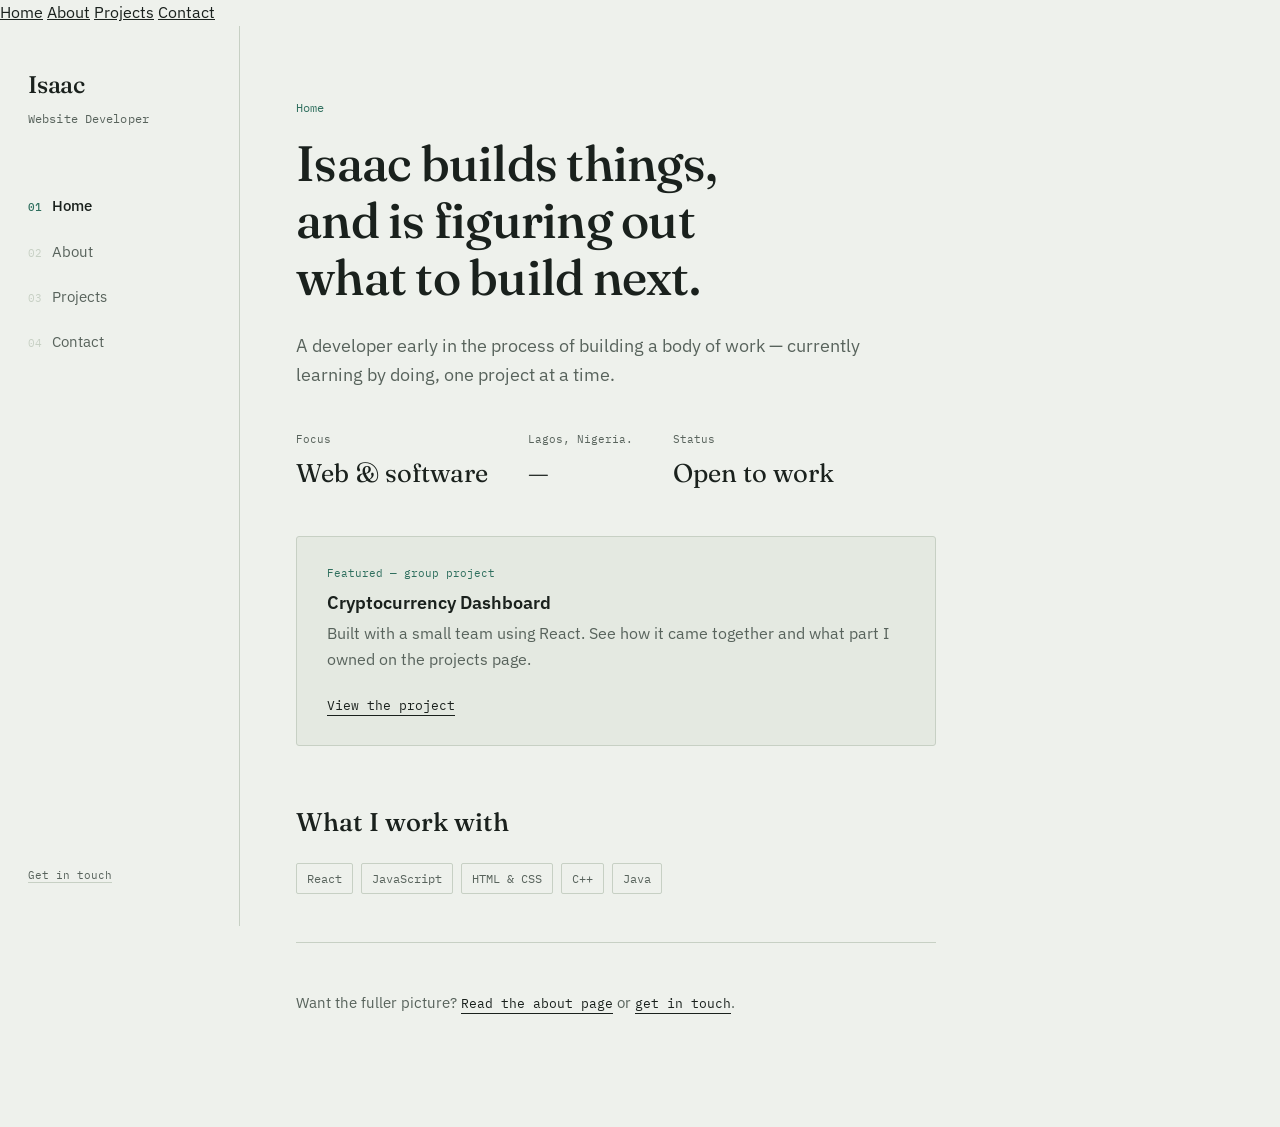
<file: index.html>
<!DOCTYPE html>
<html lang="en">
<head>
    <meta charset="UTF-8">
    <meta name="viewport" content="width=device-width, initial-scale=1.0">
    <title>Isaac-Dev</title>
    <meta name="description" content="Isaac's portfolio — home.">
    <link rel="stylesheet" href="styles.css">
</head>
<body>
    <!-- Mobile top bar -->
<div class="topbar">
  <a href="index.html" class="topbar__mark">Isaac</a>
  <button class="topbar__toggle" aria-expanded="false">Menu</button>
</div>
<nav class="topbar__menu">
  <a href="index.html" aria-current="page">Home</a>
  <a href="about.html">About</a>
  <a href="projects.html">Projects</a>
  <a href="contact.html">Contact</a>
</nav>

<div class="shell">

  <!-- Sidebar -->
  <aside class="index">
    <a href="index.html" class="index__mark">Isaac</a>
    <div class="index__role">Website Developer</div>
    <nav class="index__nav">
      <a href="index.html" aria-current="page"><span class="n">01</span>Home</a>
      <a href="about.html"><span class="n">02</span>About</a>
      <a href="projects.html"><span class="n">03</span>Projects</a>
      <a href="contact.html"><span class="n">04</span>Contact</a>
    </nav>
    <div class="index__foot">
      <!-- EDIT: swap in your real links -->
      <div><a href="contact.html">Get in touch</a></div>
      <div><span class="js-year"></span></div>
    </div>
  </aside>

  <!-- Main -->
  <main class="main">
    <div class="content">
      <p class="eyebrow">Home</p>
      <h1>Isaac builds things,<br>and is figuring out<br>what to build next.</h1>
      <p class="lede">
        <!-- EDIT: your one-line pitch. Something like what you work on,
             what you're learning, or what kind of problems you like. -->
        A developer early in the process of building a body of work —
        currently learning by doing, one project at a time.
      </p>

      <dl class="stat-row">
        <div class="stat">
          <dt>Focus</dt>
          <!-- EDIT -->
          <dd>Web &amp; software</dd>
        </div>
        <div class="stat">
          <dt>Lagos, Nigeria.</dt>
          <dd>—</dd>
        </div>
        <div class="stat">
          <dt>Status</dt>
          <!-- EDIT -->
          <dd>Open to work</dd>
        </div>
      </dl>

      <div class="featured">
        <span class="featured__tag">Featured — group project</span>
        <h3>Cryptocurrency Dashboard</h3>
        <p>
          Built with a small team using React. See how it came together
          and what part I owned on the projects page.
        </p>
        <a href="projects.html" class="link-arrow">View the project</a>
      </div>

      <h2>What I work with</h2>
      <!-- EDIT: this list — keep it honest, add/remove as you go -->
      <ul class="skills">
        <li>React</li>
        <li>JavaScript</li>
        <li>HTML &amp; CSS</li>
        <li>C++</li>
        <li>Java</li>
      </ul>

      <hr class="rule">
      <p style="color: var(--ink-soft); font-size: 0.92rem;">
        Want the fuller picture? <a href="about.html" class="link-arrow">Read the about page</a>
        or <a href="contact.html" class="link-arrow">get in touch</a>.
      </p>
    </div>
  </main>
</div>

<script src="script.js"></script>
</body>
</html>
</file>
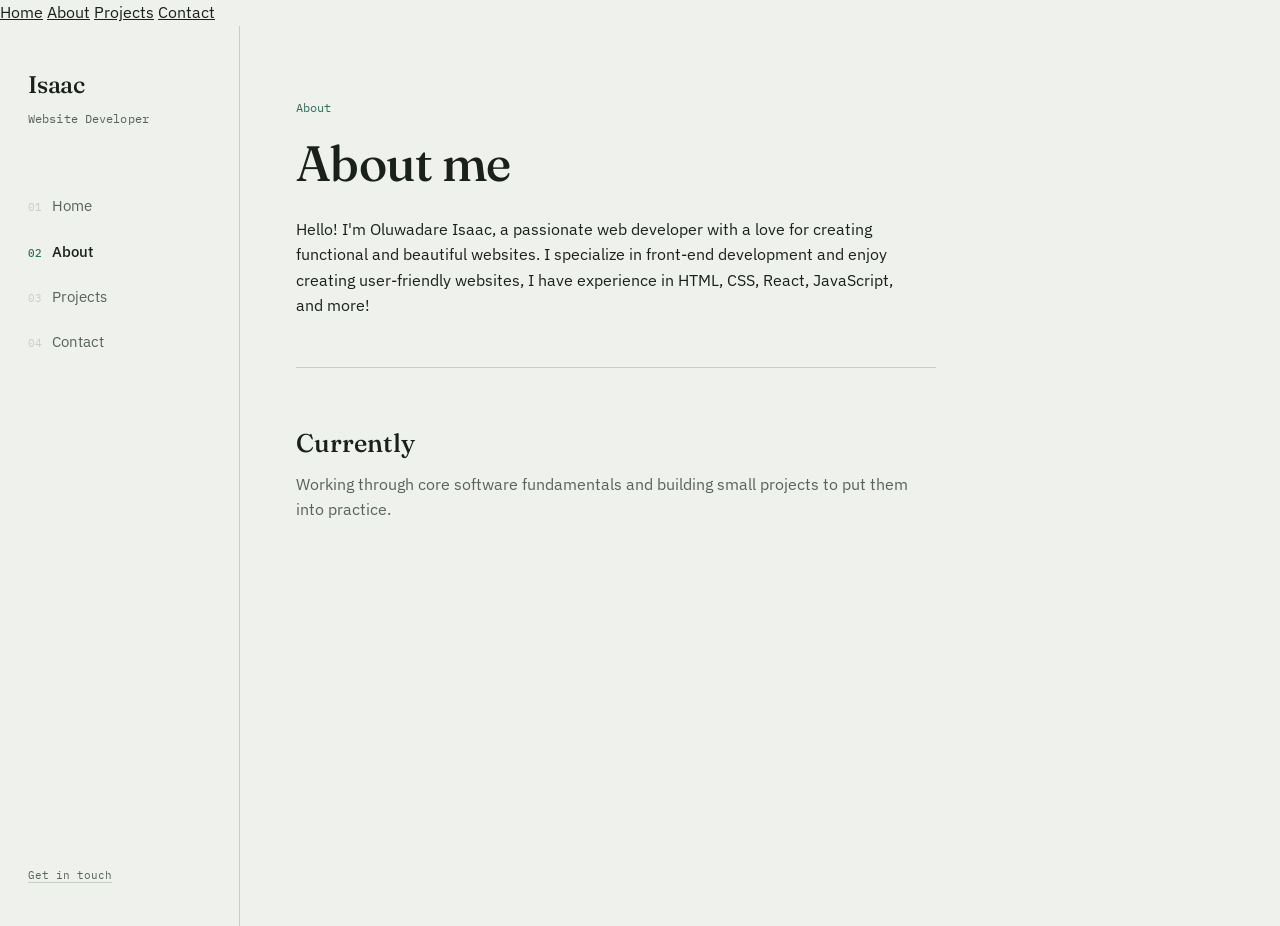
<file: About.html>
<!DOCTYPE html>
<html lang="en">
<head>
    <meta charset="UTF-8">
    <meta name="viewport" content="width=device-width, initial-scale=1.0">
    <title>About</title>
    <meta name="description" content="Isaac's portfolio — about.">
    <link rel="stylesheet" href="styles.css">
</head>
<body>
    <div class="topbar">
  <a href="index.html" class="topbar__mark">Isaac</a>
  <button class="topbar__toggle" aria-expanded="false">Menu</button>
</div>
<nav class="topbar__menu">
  <a href="index.html">Home</a>
  <a href="about.html" aria-current="page">About</a>
  <a href="projects.html">Projects</a>
  <a href="contact.html">Contact</a>
</nav>

<div class="shell">

  <aside class="index">
    <a href="index.html" class="index__mark">Isaac</a>
    <div class="index__role">Website Developer</div>
    <nav class="index__nav">
      <a href="index.html"><span class="n">01</span>Home</a>
      <a href="about.html" aria-current="page"><span class="n">02</span>About</a>
      <a href="projects.html"><span class="n">03</span>Projects</a>
      <a href="contact.html"><span class="n">04</span>Contact</a>
    </nav>
    <div class="index__foot">
      <div><a href="contact.html">Get in touch</a></div>
      <div><span class="js-year"></span></div>
    </div>
  </aside>

  <main class="main">
    <div class="content">
      <p class="eyebrow">About</p>
      <h1>About me</h1>

      <!-- ============================================================
           WRITE YOUR ABOUT-ME TEXT BELOW, between the <p> tags.
           Delete the placeholder paragraph and the italic note under it
           and replace with your own words. Add as many <p> paragraphs
           as you want — a few short ones usually read better than one
           big block.
           ============================================================ -->

      <p>
        Hello! I'm Oluwadare Isaac, a passionate web developer with a love for creating functional and beautiful websites. 
        I specialize in front-end development and enjoy creating user-friendly websites,
        I have experience in HTML, CSS, React, JavaScript, and more!
      </p>

      <!-- End editable section -->

      <hr class="rule">

      <h2>Currently</h2>
      <!-- EDIT: optional — a short line about what you're doing right now -->
      <p style="color: var(--ink-soft);">
        Working through core software fundamentals and building small
        projects to put them into practice.
      </p>
    </div>
  </main>
</div>

<script src="script.js"></script>
</body>
</html>
</file>
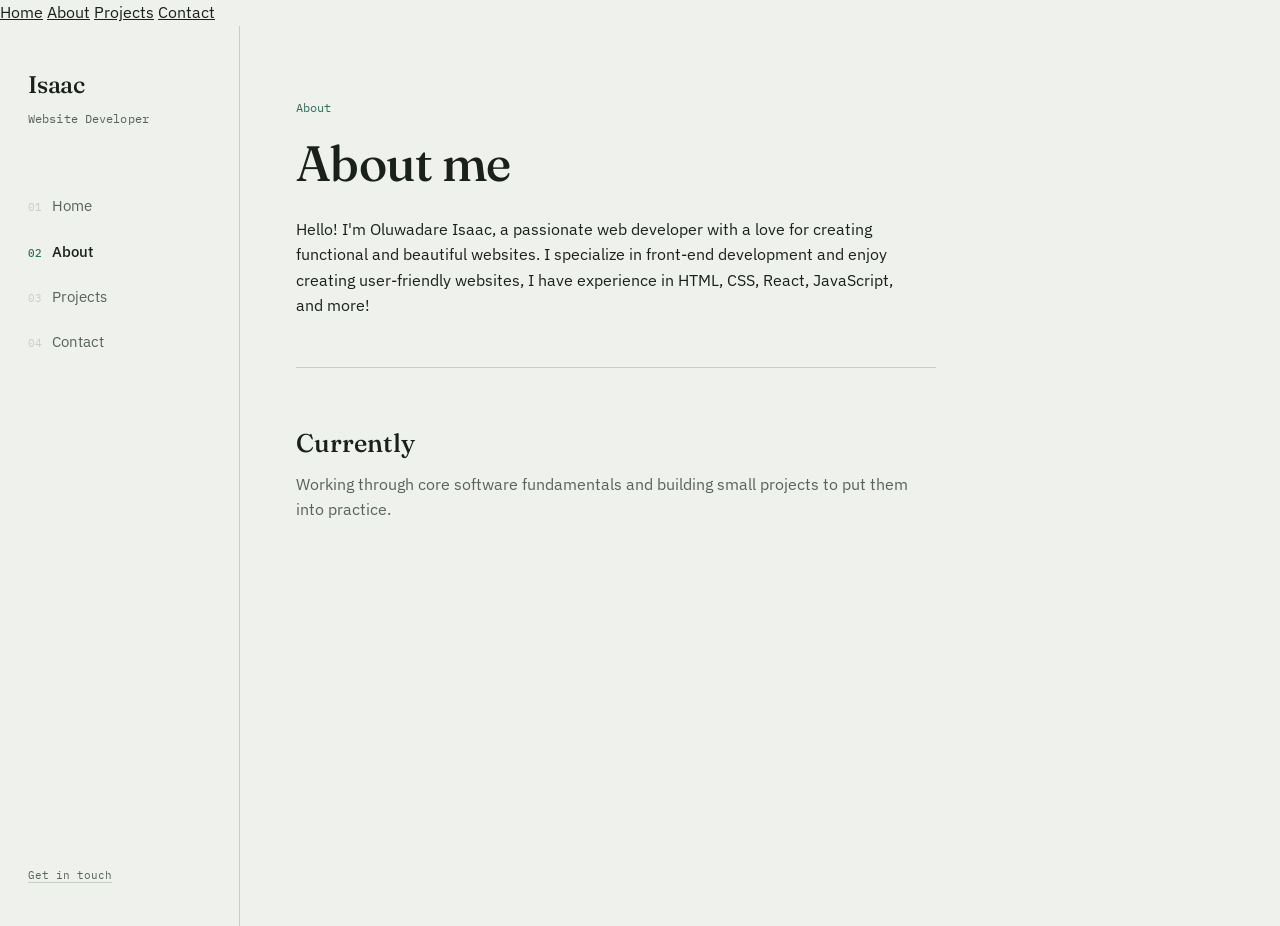
<file: about.html>
<!DOCTYPE html>
<html lang="en">
<head>
    <meta charset="UTF-8">
    <meta name="viewport" content="width=device-width, initial-scale=1.0">
    <title>About</title>
    <meta name="description" content="Isaac's portfolio — about.">
    <link rel="stylesheet" href="styles.css">
</head>
<body>
    <div class="topbar">
  <a href="index.html" class="topbar__mark">Isaac</a>
  <button class="topbar__toggle" aria-expanded="false">Menu</button>
</div>
<nav class="topbar__menu">
  <a href="index.html">Home</a>
  <a href="about.html" aria-current="page">About</a>
  <a href="projects.html">Projects</a>
  <a href="contact.html">Contact</a>
</nav>

<div class="shell">

  <aside class="index">
    <a href="index.html" class="index__mark">Isaac</a>
    <div class="index__role">Website Developer</div>
    <nav class="index__nav">
      <a href="index.html"><span class="n">01</span>Home</a>
      <a href="about.html" aria-current="page"><span class="n">02</span>About</a>
      <a href="projects.html"><span class="n">03</span>Projects</a>
      <a href="contact.html"><span class="n">04</span>Contact</a>
    </nav>
    <div class="index__foot">
      <div><a href="contact.html">Get in touch</a></div>
      <div><span class="js-year"></span></div>
    </div>
  </aside>

  <main class="main">
    <div class="content">
      <p class="eyebrow">About</p>
      <h1>About me</h1>

      <!-- ============================================================
           WRITE YOUR ABOUT-ME TEXT BELOW, between the <p> tags.
           Delete the placeholder paragraph and the italic note under it
           and replace with your own words. Add as many <p> paragraphs
           as you want — a few short ones usually read better than one
           big block.
           ============================================================ -->

      <p>
        Hello! I'm Oluwadare Isaac, a passionate web developer with a love for creating functional and beautiful websites. 
        I specialize in front-end development and enjoy creating user-friendly websites,
        I have experience in HTML, CSS, React, JavaScript, and more!
      </p>

      <!-- End editable section -->

      <hr class="rule">

      <h2>Currently</h2>
      <!-- EDIT: optional — a short line about what you're doing right now -->
      <p style="color: var(--ink-soft);">
        Working through core software fundamentals and building small
        projects to put them into practice.
      </p>
    </div>
  </main>
</div>

<script src="script.js"></script>
</body>
</html>
</file>
<file: styles.css>
/* =========================================================
   Isaac — Portfolio
   Design language: an engineer's notebook. Pale paper, hairline
   rules, a single deep-teal signal color, serif for voice /
   mono for structure. Left index, right content.
   ========================================================= */

@import url('https://fonts.googleapis.com/css2?family=Fraunces:opsz,wght@9..144,400;9..144,500;9..144,600&family=IBM+Plex+Sans:wght@400;500;600&family=IBM+Plex+Mono:wght@400;500&display=swap');

:root {
  --paper: #eef1ec;
  --paper-raised: #e4e9e1;
  --ink: #1a211d;
  --ink-soft: #58635c;
  --line: #c7d0c4;
  --accent: #2f6f5e;
  --accent-tint: #dce7e0;
  --accent-ink: #f4f7f2;

  --serif: 'Fraunces', Georgia, serif;
  --sans: 'IBM Plex Sans', -apple-system, BlinkMacSystemFont, sans-serif;
  --mono: 'IBM Plex Mono', 'SFMono-Regular', Menlo, monospace;

  --sidebar-w: 240px;
  --content-max: 640px;
}

* { box-sizing: border-box; }

html {
  -webkit-text-size-adjust: 100%;
}

body {
  margin: 0;
  background: var(--paper);
  color: var(--ink);
  font-family: var(--sans);
  font-size: 16px;
  line-height: 1.6;
  -webkit-font-smoothing: antialiased;
}

@media (prefers-reduced-motion: reduce) {
  * { animation-duration: 0.001ms !important; transition-duration: 0.001ms !important; }
}

a {
  color: inherit;
}

:focus-visible {
  outline: 2px solid var(--accent);
  outline-offset: 3px;
}

/* ---------- layout shell ---------- */

.shell {
  display: flex;
  min-height: 100vh;
}

/* ---------- sidebar / index ---------- */

.index {
  width: var(--sidebar-w);
  flex-shrink: 0;
  padding: 40px 28px;
  border-right: 1px solid var(--line);
  display: flex;
  flex-direction: column;
  position: sticky;
  top: 0;
  height: 100vh;
}

.index__mark {
  font-family: var(--serif);
  font-size: 1.5rem;
  font-weight: 500;
  text-decoration: none;
  color: var(--ink);
  letter-spacing: -0.01em;
}

.index__role {
  font-family: var(--mono);
  font-size: 0.72rem;
  color: var(--ink-soft);
  margin-top: 6px;
  letter-spacing: 0.01em;
}

.index__nav {
  margin-top: 56px;
  display: flex;
  flex-direction: column;
  gap: 2px;
}

.index__nav a {
  text-decoration: none;
  color: var(--ink-soft);
  font-size: 0.95rem;
  padding: 9px 0;
  border-bottom: 1px solid transparent;
  display: flex;
  align-items: baseline;
  gap: 10px;
  transition: color 0.15s ease;
}

.index__nav a .n {
  font-family: var(--mono);
  font-size: 0.7rem;
  color: var(--line);
}

.index__nav a:hover {
  color: var(--ink);
}

.index__nav a[aria-current="page"] {
  color: var(--ink);
  font-weight: 500;
}

.index__nav a[aria-current="page"] .n {
  color: var(--accent);
}

.index__foot {
  margin-top: auto;
  font-family: var(--mono);
  font-size: 0.7rem;
  color: var(--ink-soft);
  line-height: 1.8;
}

.index__foot a {
  text-decoration: none;
  border-bottom: 1px solid var(--line);
}

.index__foot a:hover {
  border-color: var(--accent);
  color: var(--accent);
}

/* mobile top bar */

.topbar {
  display: none;
}

/* ---------- main content ---------- */

.main {
  flex: 1;
  min-width: 0;
  padding: 72px 56px 96px;
}

.content {
  max-width: var(--content-max);
}

.content--wide {
  max-width: 760px;
}

.eyebrow {
  font-family: var(--mono);
  font-size: 0.75rem;
  color: var(--accent);
  margin: 0 0 18px;
}

h1, h2, h3 {
  font-family: var(--serif);
  font-weight: 500;
  line-height: 1.15;
  margin: 0 0 0.5em;
  color: var(--ink);
}

h1 {
  font-size: clamp(2.1rem, 4.2vw, 3.1rem);
  letter-spacing: -0.015em;
}

h2 {
  font-size: 1.6rem;
  margin-top: 2.4em;
}

h3 {
  font-size: 1.15rem;
  font-weight: 600;
  font-family: var(--sans);
}

p {
  margin: 0 0 1.1em;
  color: var(--ink);
  max-width: 62ch;
}

.lede {
  font-size: 1.15rem;
  color: var(--ink-soft);
  max-width: 52ch;
}

hr.rule {
  border: none;
  border-top: 1px solid var(--line);
  margin: 3em 0;
}

/* ---------- homepage bits ---------- */

.stat-row {
  display: flex;
  gap: 40px;
  margin: 2.6em 0;
  flex-wrap: wrap;
}

.stat dt {
  font-family: var(--mono);
  font-size: 0.7rem;
  color: var(--ink-soft);
  margin-bottom: 4px;
}

.stat dd {
  margin: 0;
  font-family: var(--serif);
  font-size: 1.6rem;
}

.featured {
  border: 1px solid var(--line);
  border-radius: 3px;
  padding: 28px 30px;
  margin-top: 2.6em;
  background: var(--paper-raised);
}

.featured__tag {
  font-family: var(--mono);
  font-size: 0.68rem;
  color: var(--accent);
  display: block;
  margin-bottom: 10px;
}

.featured h3 {
  margin-bottom: 8px;
}

.featured p {
  color: var(--ink-soft);
  margin-bottom: 1.2em;
}

.link-arrow {
  font-family: var(--mono);
  font-size: 0.82rem;
  text-decoration: none;
  color: var(--ink);
  border-bottom: 1px solid var(--ink);
  padding-bottom: 1px;
}

.link-arrow:hover {
  color: var(--accent);
  border-color: var(--accent);
}

.skills {
  display: flex;
  flex-wrap: wrap;
  gap: 8px;
  margin: 1.6em 0 0;
  padding: 0;
  list-style: none;
}

.skills li {
  font-family: var(--mono);
  font-size: 0.76rem;
  border: 1px solid var(--line);
  border-radius: 2px;
  padding: 5px 10px;
  color: var(--ink-soft);
}

/* ---------- about page ---------- */

.about-note {
  border-left: 2px solid var(--accent);
  padding: 2px 0 2px 20px;
  color: var(--ink-soft);
  font-style: italic;
}

/* ---------- projects page ---------- */

.project {
  border: 1px solid var(--line);
  border-radius: 3px;
  padding: 30px 32px;
  margin-bottom: 28px;
}

.project__head {
  display: flex;
  justify-content: space-between;
  align-items: baseline;
  gap: 16px;
  flex-wrap: wrap;
  margin-bottom: 10px;
}

.project__head h3 {
  margin: 0;
  font-family: var(--serif);
  font-size: 1.35rem;
  font-weight: 500;
}

.project__meta {
  font-family: var(--mono);
  font-size: 0.7rem;
  color: var(--ink-soft);
  white-space: nowrap;
}

.stack {
  display: flex;
  flex-wrap: wrap;
  gap: 6px;
  margin: 14px 0 4px;
  padding: 0;
  list-style: none;
}

.stack li {
  font-family: var(--mono);
  font-size: 0.72rem;
  background: var(--accent-tint);
  color: var(--accent);
  border-radius: 2px;
  padding: 4px 9px;
}

.project-gallery {
  display: grid;
  grid-template-columns: repeat(3, 1fr);
  gap: 10px;
  margin: 18px 0 4px;
}

.project-gallery img {
  width: 100%;
  height: 150px;
  object-fit: cover;
  border-radius: 3px;
  border: 1px solid var(--line);
  cursor: pointer;
  display: block;
  background: var(--paper-raised);
}

.project-gallery img:hover {
  border-color: var(--accent);
}

@media (max-width: 560px) {
  .project-gallery {
    grid-template-columns: 1fr;
  }
  .project-gallery img {
    height: 200px;
  }
}

.project--placeholder {
  border-style: dashed;
  color: var(--ink-soft);
}

.project--placeholder h3 {
  color: var(--ink-soft);
}

/* ---------- contact page ---------- */

form.contact-form {
  margin-top: 2em;
  max-width: 480px;
}

.field {
  margin-bottom: 20px;
  display: flex;
  flex-direction: column;
}

.field label {
  font-family: var(--mono);
  font-size: 0.72rem;
  color: var(--ink-soft);
  margin-bottom: 7px;
}

.field input,
.field textarea {
  font-family: var(--sans);
  font-size: 0.95rem;
  color: var(--ink);
  background: var(--paper-raised);
  border: 1px solid var(--line);
  border-radius: 2px;
  padding: 11px 13px;
  resize: vertical;
}

.field input:focus,
.field textarea:focus {
  border-color: var(--accent);
}

.field textarea {
  min-height: 130px;
}

.submit {
  font-family: var(--mono);
  font-size: 0.82rem;
  background: var(--ink);
  color: var(--accent-ink);
  border: none;
  border-radius: 2px;
  padding: 12px 20px;
  cursor: pointer;
  transition: background 0.15s ease;
}

.submit:hover {
  background: var(--accent);
}

.form-status {
  margin-top: 14px;
  font-family: var(--mono);
  font-size: 0.8rem;
  color: var(--accent);
  min-height: 1.4em;
}

.contact-alt {
  margin-top: 2.6em;
  padding-top: 2em;
  border-top: 1px solid var(--line);
}

.contact-alt dl {
  display: grid;
  grid-template-columns: auto 1fr;
  gap: 8px 20px;
  margin: 1.2em 0 0;
}

.contact-alt dt {
  font-family: var(--mono);
  font-size: 0.72rem;
  color: var(--ink-soft);
}

.contact-alt dd {
  margin: 0;
}

.contact-alt dd a {
  text-decoration: none;
  border-bottom: 1px solid var(--line);
}

.contact-alt dd a:hover {
  border-color: var(--accent);
  color: var(--accent);
}

/* ---------- responsive ---------- */

@media (max-width: 820px) {
  .shell {
    flex-direction: column;
  }

  .index {
    display: none;
  }

  .topbar {
    display: flex;
    align-items: center;
    justify-content: space-between;
    padding: 18px 22px;
    border-bottom: 1px solid var(--line);
    position: sticky;
    top: 0;
    background: var(--paper);
    z-index: 10;
  }

  .topbar__mark {
    font-family: var(--serif);
    font-size: 1.2rem;
    text-decoration: none;
    color: var(--ink);
  }

  .topbar__toggle {
    font-family: var(--mono);
    font-size: 0.78rem;
    background: none;
    border: 1px solid var(--line);
    border-radius: 2px;
    padding: 7px 12px;
    color: var(--ink);
  }

  .topbar__menu {
    display: none;
    flex-direction: column;
    border-bottom: 1px solid var(--line);
    background: var(--paper);
    position: sticky;
    top: 57px;
    z-index: 9;
  }

  .topbar__menu.is-open {
    display: flex;
  }

  .topbar__menu a {
    padding: 14px 22px;
    text-decoration: none;
    color: var(--ink-soft);
    border-top: 1px solid var(--line);
    font-size: 0.95rem;
  }

  .topbar__menu a[aria-current="page"] {
    color: var(--accent);
  }

  .main {
    padding: 40px 24px 72px;
  }

  .stat-row {
    gap: 28px;
  }
}
</file>
